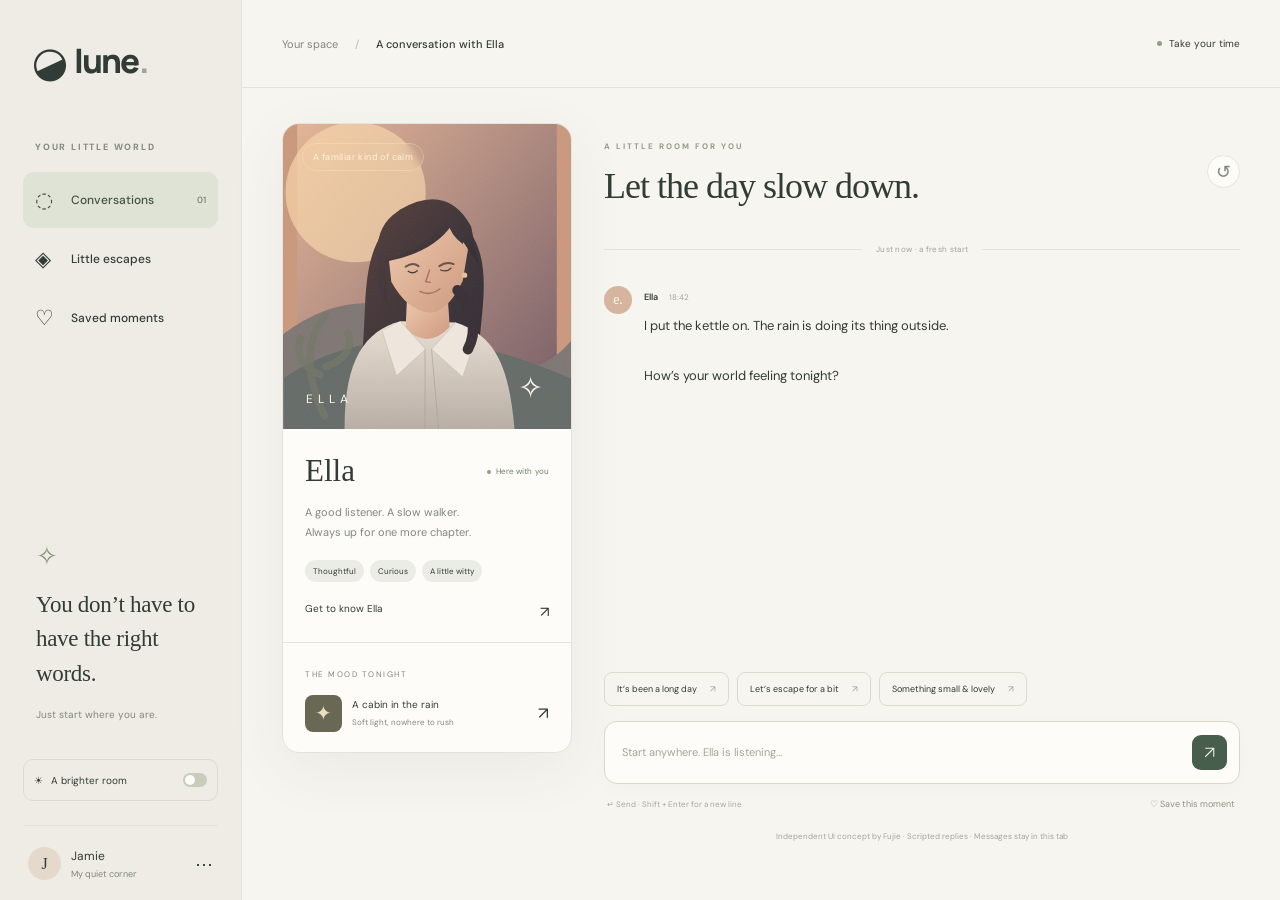
<file: index.html>
<!doctype html>
<html lang="en">
<head>
  <meta charset="utf-8"><meta name="viewport" content="width=device-width, initial-scale=1">
  <meta name="description" content="An independent, interactive companion UI concept by Beijing Fujie Technology. Scripted conversations, no backend.">
  <title>Lune — a little room for you</title>
  <link rel="stylesheet" href="style.css">
</head>
<body>
  <aside class="rail" aria-label="Main navigation">
    <a class="wordmark" href="#" aria-label="Lune home"><span class="moon">◒</span> lune<span class="brand-dot">.</span></a>
    <div class="rail-label">YOUR LITTLE WORLD</div>
    <nav>
      <button class="nav-item active" data-view="conversation"><span>◌</span> Conversations <i>01</i></button>
      <button class="nav-item" data-view="scenes"><span>◈</span> Little escapes</button>
      <button class="nav-item" data-view="moments"><span>♡</span> Saved moments</button>
    </nav>
    <div class="rail-spacer"></div>
    <div class="side-note"><span class="small-star">✧</span><p>You don’t have to<br>have the right words.</p><small>Just start where you are.</small></div>
    <button id="theme-toggle" class="theme-toggle" aria-pressed="false"><span>☀</span> A brighter room <span class="toggle"></span></button>
    <div class="owner"><span class="owner-avatar">J</span><div>Jamie<small>My quiet corner</small></div><span>⋯</span></div>
  </aside>
  <main>
    <header class="topbar"><span class="mobile-brand">◒ lune.</span><div class="breadcrumb">Your space <span>/</span> <strong id="view-label">A conversation with Ella</strong></div><span class="top-status"><b></b> Take your time</span></header>
    <nav class="mobile-nav" aria-label="Mobile navigation"><button class="active" data-view="conversation">Conversation</button><button data-view="scenes">Escapes</button><button data-view="moments">Saved</button><button id="mobile-theme" aria-label="Switch color palette" aria-pressed="false">☀</button></nav>
    <div class="workspace">
      <section class="companion-card" aria-label="Your companion Ella">
        <div class="portrait"><div class="portrait-grain"></div><span class="portrait-tag">A familiar kind of calm</span>
          <svg class="portrait-art" viewBox="0 0 400 470" role="img" aria-label="Original illustration of Ella in warm afternoon light">
            <defs><linearGradient id="sky" x2="1" y2="1"><stop stop-color="#e2b396"/><stop offset="1" stop-color="#735b65"/></linearGradient><linearGradient id="coat" x2="0" y2="1"><stop stop-color="#e8ddd1"/><stop offset="1" stop-color="#b7ada4"/></linearGradient><linearGradient id="skin" x2="1" y2="1"><stop stop-color="#efc9ad"/><stop offset="1" stop-color="#cc987e"/></linearGradient><linearGradient id="hair" x2="1" y2="1"><stop stop-color="#553f3d"/><stop offset="1" stop-color="#302f37"/></linearGradient></defs>
            <rect width="400" height="470" fill="url(#sky)"/><circle cx="90" cy="105" r="108" fill="#f9d9ac" opacity=".65"/><path d="M-40 338 Q102 220 230 328 T440 310 V470 H-40" fill="#7f7774"/><path d="M-20 391 Q157 273 428 395 V480 H-20" fill="#666c69"/>
            <path d="M166 133 C90 187 111 271 99 363 L280 357 C280 294 310 201 250 148 Z" fill="url(#hair)"/>
            <path d="M73 472 C72 364 104 319 159 304 L244 306 C308 326 327 379 335 472" fill="url(#coat)"/>
            <path d="M169 272 L167 316 Q202 348 235 313 L232 267" fill="url(#skin)"/>
            <path d="M139 188 C141 137 263 134 263 194 L255 242 Q231 291 204 291 Q169 287 145 243 Z" fill="url(#skin)"/>
            <path d="M138 212 Q108 175 158 132 Q231 90 268 158 L280 218 Q249 171 238 156 Q209 198 138 212" fill="url(#hair)"/>
            <path d="M125 215 Q117 159 155 135 Q230 105 265 163 L255 185 Q236 171 232 151 Q190 194 138 209 L138 277 Q116 255 125 215" fill="url(#hair)"/>
            <path d="M167 220 Q178 212 187 219 M219 219 Q230 211 241 216" fill="none" stroke="#69524b" stroke-width="3" stroke-linecap="round"/>
            <path d="M171 227 Q178 232 185 226 M221 225 Q231 229 237 222" fill="none" stroke="#413b3d" stroke-width="2" stroke-linecap="round"/>
            <path d="M204 225 L198 243 L205 244 M189 258 Q205 266 220 254" fill="none" stroke="#a76a60" stroke-width="2" stroke-linecap="round"/>
            <path d="M159 304 L198 347 L153 388 L131 320 M244 306 L207 347 L255 390 L278 322" fill="#eee5dc" stroke="#c8bcb0"/>
            <path d="M197 347 L197 472 M207 347 L218 472" stroke="#a89f96" fill="none"/>
            <circle cx="258" cy="233" r="4" fill="#e8c19a"/><path d="M247 256 Q285 306 263 347" fill="none" stroke="#3a3137" stroke-width="16" stroke-linecap="round"/>
            <path d="M42 450 Q-3 354 43 295 M44 374 Q90 357 78 321 M35 386 Q-6 368 5 330" fill="none" stroke="#737767" stroke-width="11" stroke-linecap="round" opacity=".75"/>
          </svg>
          <div class="portrait-bottom"><span>ELLA</span><span>✧</span></div>
        </div>
        <div class="companion-info"><div class="name-row"><h1>Ella</h1><span class="available">Here with you</span></div><p>A good listener. A slow walker.<br> Always up for one more chapter.</p><div class="tags"><span>Thoughtful</span><span>Curious</span><span>A little witty</span></div><button id="about-button" class="text-button">Get to know Ella <span>↗</span></button></div>
        <div class="scene-picker"><small>THE MOOD TONIGHT</small><button id="scene-button"><span class="scene-thumb">✦</span><span id="scene-name">A cabin in the rain<small>Soft light, nowhere to rush</small></span><span>↗</span></button></div>
      </section>
      <section class="conversation" id="conversation-panel" aria-label="Conversation">
        <div class="chat-heading"><div><span class="eyebrow">A LITTLE ROOM FOR YOU</span><h2>Let the day slow down.</h2></div><button id="reset-button" class="icon-button" aria-label="Start a fresh conversation" title="Start fresh">↺</button></div>
        <div class="date-rule"><span>Just now · a fresh start</span></div>
        <div id="messages" class="messages" role="log" aria-live="polite" aria-relevant="additions"><article class="message assistant"><span class="message-avatar">e.</span><div><small>Ella <span>18:42</span></small><p>I put the kettle on. The rain is doing its thing outside.<br><br>How’s your world feeling tonight?</p></div></article></div>
        <div class="composer-zone"><div id="suggestions" class="suggestions"><button data-prompt="It’s been a long day.">It’s been a long day <span>↗</span></button><button data-prompt="Let’s go somewhere in our imagination.">Let’s escape for a bit <span>↗</span></button><button data-prompt="Tell me something small and lovely.">Something small & lovely <span>↗</span></button></div><form id="chat-form"><label class="sr-only" for="message-input">Your message to Ella</label><textarea id="message-input" placeholder="Start anywhere. Ella is listening…" maxlength="2000" rows="1"></textarea><button type="submit" id="send-button" aria-label="Send message"><svg viewBox="0 0 24 24" aria-hidden="true"><path d="M6 18 18 6M6 6h12v12"/></svg></button></form><div class="composer-bottom"><span>↵ Send <span class="desktop-hint"> · Shift + Enter for a new line</span></span><button id="save-button">♡ Save this moment</button></div><p class="demo-note">Independent UI concept by Fujie · Scripted replies · Messages stay in this tab</p><div id="feedback" role="status"></div></div>
      </section>
      <section id="scenes-panel" class="alternative-panel" hidden><span class="eyebrow">LITTLE ESCAPES</span><h2>A change of scenery.</h2><p class="panel-intro">Same company. A different kind of evening.</p><div class="scene-grid"><button data-scene="rain" class="scene-tile rain"><span>01 / SLOW DOWN</span><div class="scene-orb"></div><h3>A cabin in the rain</h3><p>Soft light. A warm cup. No plans.</p><b>Step inside ↗</b></button><button data-scene="sea" class="scene-tile sea"><span>02 / BREATHE OUT</span><div class="scene-orb"></div><h3>The coast at dawn</h3><p>Salt air, empty sand, a new beginning.</p><b>Take a walk ↗</b></button><button data-scene="city" class="scene-tile city"><span>03 / WANDER A LITTLE</span><div class="scene-orb"></div><h3>A late-night bookstore</h3><p>A story waiting just around the corner.</p><b>Find your story ↗</b></button></div><p class="demo-note">Illustrated scenes · Independent concept, not client work</p></section>
      <section id="moments-panel" class="alternative-panel" hidden><span class="eyebrow">SAVED MOMENTS</span><h2>The little things that stay.</h2><p class="panel-intro">A few words to come back to, for as long as this tab stays open.</p><div id="saved-list"></div></section>
    </div>
  </main>
  <dialog id="about-dialog"><button id="close-dialog" class="icon-button" aria-label="Close about Ella">×</button><span class="eyebrow">MEET ELLA</span><h2>Good company.<br>No grand expectations.</h2><p>Ella is an imagined companion for this interface concept: curious about ordinary days, fond of rainy walks, and a little too enthusiastic about bookshops.</p><p class="demo-note">This is a frontend demonstration with scripted responses, not a live AI companion service.</p><button id="back-to-chat" class="primary-button">Back to our conversation ↗</button></dialog>
  <script src="app.js"></script>
</body>
</html>
</file>
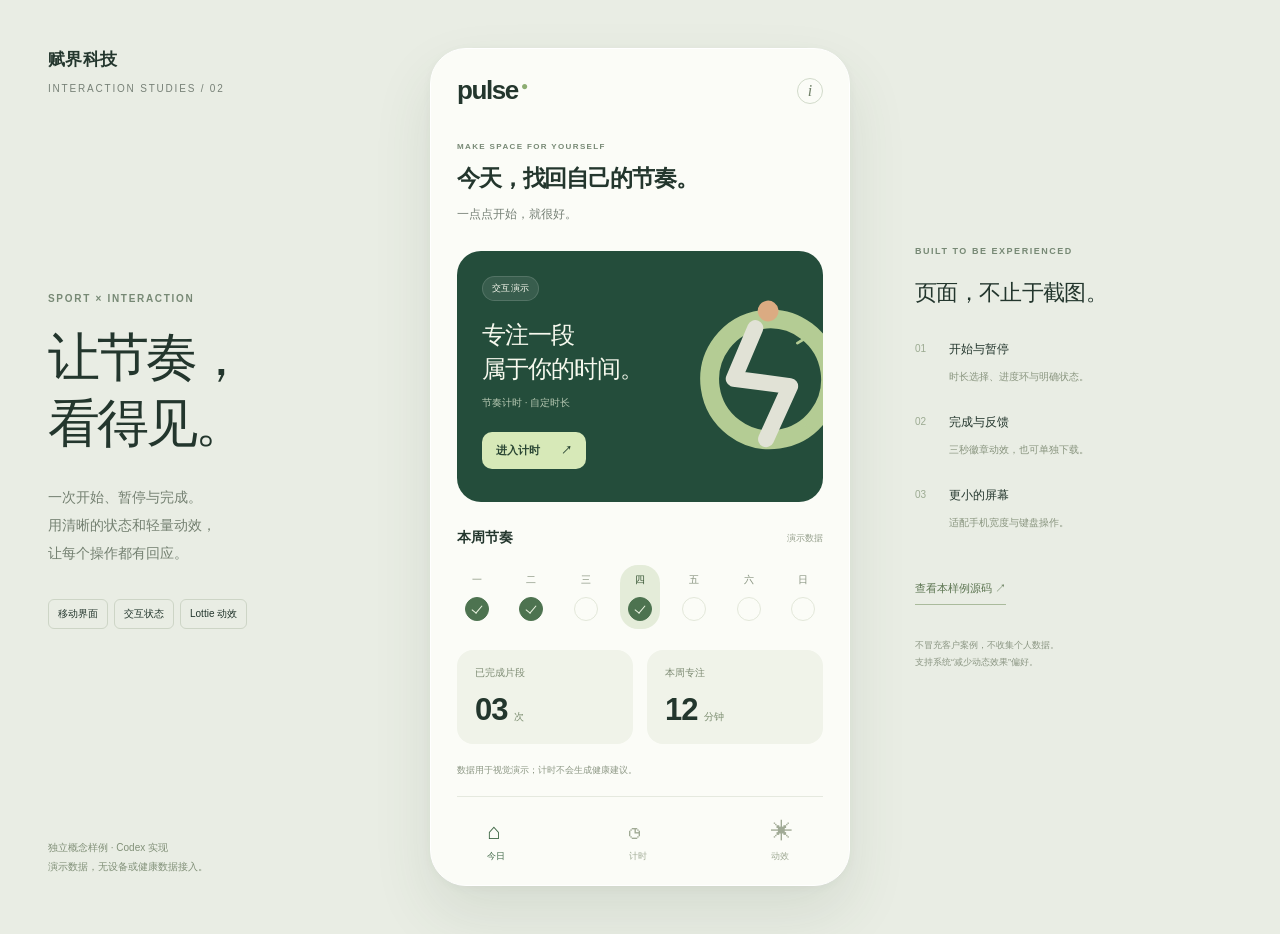
<file: pulse/index.html>
<!doctype html>
<html lang="zh-CN">
<head><meta charset="utf-8"><meta name="viewport" content="width=device-width,initial-scale=1"><title>Pulse · 运动应用交互样例</title><link rel="stylesheet" href="style.css"><script defer src="vendor/lottie-light-5.13.0.min.js"></script><script defer src="app.js"></script></head>
<body>
<div class="layout">
  <aside class="brief"><a class="brand" href="../">赋界科技 <span>INTERACTION STUDIES / 02</span></a><div class="brief-main"><p class="eyebrow">SPORT × INTERACTION</p><h1>让节奏，<br>看得见。</h1><p class="intro">一次开始、暂停与完成。<br>用清晰的状态和轻量动效，<br>让每个操作都有回应。</p><div class="tags"><span>移动界面</span><span>交互状态</span><span>Lottie 动效</span></div></div><p class="disclosure">独立概念样例 · Codex 实现<br>演示数据，无设备或健康数据接入。</p></aside>
  <main class="phone" aria-label="Pulse 运动应用概念">
    <header class="app-header"><span class="wordmark">pulse<span>●</span></span><button class="icon-button" id="info" aria-label="查看样例说明">i</button></header>
    <section id="today-view"><div class="greeting"><p class="eyebrow">MAKE SPACE FOR YOURSELF</p><h2>今天，找回自己的节奏。</h2><p>一点点开始，就很好。</p></div>
      <article class="hero-card"><div><span class="pill">交互演示</span><h3>专注一段<br>属于你的时间。</h3><p>节奏计时 · 自定时长</p><button id="open-timer" class="light-button">进入计时 <span aria-hidden="true">↗</span></button></div><svg class="hero-art" viewBox="0 0 180 220" aria-hidden="true"><circle cx="108" cy="112" r="64" fill="none" stroke="#c4da9e" stroke-width="20"/><path d="M100 56 L70 106 L128 122 L95 174" fill="none" stroke="#f6f3e7" stroke-width="17" stroke-linecap="round" stroke-linejoin="round"/><circle cx="116" cy="40" r="11" fill="#efb68a"/><path d="M139 166l7 6m-88-98l-6-7m90 11l9-4" stroke="#c4da9e" stroke-width="3" stroke-linecap="round"/></svg></article>
      <div class="section-title"><h3>本周节奏</h3><span>演示数据</span></div><div class="week" aria-label="一周演示状态"><span>一<i class="done"></i></span><span>二<i class="done"></i></span><span>三<i></i></span><span class="current">四<i class="done"></i></span><span>五<i></i></span><span>六<i></i></span><span>日<i></i></span></div>
      <div class="stat-grid"><div><p>已完成片段</p><strong id="completed-count">03<span>次</span></strong></div><div><p>本周专注</p><strong>12<span>分钟</span></strong></div></div><p class="small-note">数据用于视觉演示；计时不会生成健康建议。</p>
    </section>
    <section id="timer-view" hidden><div class="timer-title"><p class="eyebrow">ONE MOMENT AT A TIME</p><h2>只关注这一刻。</h2><p id="timer-status" aria-live="polite">选择时长，然后开始。</p></div><div class="duration" role="group" aria-label="计时时长"><button data-seconds="30" aria-pressed="true">30 秒</button><button data-seconds="45" aria-pressed="false">45 秒</button><button data-seconds="60" aria-pressed="false">60 秒</button></div><div class="timer-ring"><svg viewBox="0 0 260 260" aria-hidden="true"><circle class="ring-track" cx="130" cy="130" r="116"/><circle id="ring-progress" cx="130" cy="130" r="116"/></svg><div><span class="timer-label">专注计时</span><strong id="time">00:30</strong><span id="time-hint">准备开始</span></div></div><button id="start-pause" class="primary-button">开始计时 <span aria-hidden="true">▶</span></button><div class="secondary-actions"><button id="reset">重置</button><button id="quick">5 秒体验完整流程</button></div><p class="small-note">计时使用当前设备时间，刷新页面后复位。</p></section>
    <section id="motion-view" hidden><div class="timer-title"><p class="eyebrow">A SMALL CELEBRATION</p><h2>给完成一个回应。</h2><p>原创矢量动画 · 3 秒 · Lottie JSON</p></div><div id="animation" class="animation" aria-label="完成徽章动画"></div><p id="animation-status" class="animation-status" aria-live="polite">正在加载动画…</p><button id="replay" class="primary-button">播放完成动效</button><a class="download" href="completion.json" download="fujie-pulse-completion.json">下载 Lottie JSON ↗</a><p class="small-note">已验证 Web SVG 渲染；原生 App 接入及播放器兼容性需单独验证。</p></section>
    <nav class="bottom-nav" aria-label="样例页面"><button data-view="today" aria-current="page"><span aria-hidden="true">⌂</span>今日</button><button data-view="timer"><span aria-hidden="true">◷</span>计时</button><button data-view="motion"><span aria-hidden="true">✳</span>动效</button></nav>
  </main>
  <aside class="details"><p class="eyebrow">BUILT TO BE EXPERIENCED</p><h2>页面，不止于截图。</h2><ol><li><b>开始与暂停</b><span>时长选择、进度环与明确状态。</span></li><li><b>完成与反馈</b><span>三秒徽章动效，也可单独下载。</span></li><li><b>更小的屏幕</b><span>适配手机宽度与键盘操作。</span></li></ol><a href="https://github.com/zhanghongqian2025/fujie-companion-ui-demo/tree/main/pulse" class="source-link">查看本样例源码 ↗</a><p class="small-note">不冒充客户案例，不收集个人数据。<br>支持系统“减少动态效果”偏好。</p></aside>
</div>
<dialog id="about"><button id="close-about" class="close-button" aria-label="关闭说明">×</button><p class="eyebrow">ABOUT THIS STUDY</p><h2>一个独立交互样例。</h2><p>由赋界科技使用 Codex 新建，用于展示运动类界面的排版、状态反馈及 Lottie 动效交付。</p><p>无客户项目素材、无登录、无模型调用、无数据上传。页面内数字均为演示数据；未验证原生 App 或真实设备接入。</p><p class="small-note">UI 与动画为原创，播放器为 MIT 许可的 lottie-web 5.13.0。源码与动画可直接检查。</p></dialog>
</body></html>
</file>
<file: style.css>
@import url('https://fonts.googleapis.com/css2?family=DM+Sans:wght@400;500;600;700&family=Manrope:wght@400;500;600;700;800&display=swap');
:root{--bg:#f7f5f0;--rail:#eeece5;--card:#fdfcf8;--text:#323c36;--muted:#828780;--accent:#475e4d;--line:#e3e5dc;--soft:#ebece5;--user:#e7ecdf;--shadow:0 16px 60px #303e2910}*{box-sizing:border-box}body{margin:0;background:var(--bg);color:var(--text);font:14px 'DM Sans',sans-serif;display:flex;min-height:100vh;transition:background .4s,color .4s}button,textarea{font:inherit}button,a{-webkit-tap-highlight-color:transparent}button{cursor:pointer;color:inherit}button:focus-visible,a:focus-visible,textarea:focus-visible{outline:3px solid #93a68a;outline-offset:4px}button{border:0}button:hover{filter:brightness(.98)}button:disabled{opacity:.5;cursor:default}a{color:inherit}.rail{width:242px;flex-shrink:0;min-height:100vh;padding:38px 23px 20px;background:var(--rail);display:flex;flex-direction:column;border-right:1px solid var(--line)}.wordmark{font:800 33px 'Manrope',sans-serif;letter-spacing:-2px;text-decoration:none;display:flex;align-items:center;gap:9px;margin-left:7px}.moon{font-size:42px;font-weight:400;line-height:1;transform:rotate(-25deg)}.brand-dot{margin-left:-8px;color:#a1a68e}.rail-label{font-size:9px;font-weight:700;letter-spacing:1.8px;margin:58px 12px 16px;color:var(--muted)}.nav-item{display:flex;align-items:center;width:100%;gap:13px;background:transparent;text-align:left;padding:14px 12px;border-radius:11px;margin:3px 0;font-size:12px;font-weight:500}.nav-item>span{font-size:21px;width:23px}.nav-item i{margin-left:auto;font-style:normal;font-size:9px;opacity:.7}.nav-item.active{background:#dfe3d6;color:#43543f}.rail-spacer{flex:1;min-height:50px}.side-note{padding:35px 13px 37px}.small-star{font-size:26px;color:#8c947f}.side-note p{font:23px/1.5 Georgia,serif;letter-spacing:-.3px;margin:15px 0 13px}.side-note small{font-size:10px;color:var(--muted)}.theme-toggle{border:1px solid #dadcd1;border-radius:10px;padding:13px 10px;display:flex;align-items:center;gap:8px;background:transparent;font-size:10px}.toggle{width:24px;height:14px;background:#c7cdba;border-radius:20px;margin-left:auto;position:relative}.toggle:before{content:'';width:10px;height:10px;background:var(--card);position:absolute;left:2px;top:2px;border-radius:50%;transition:transform .3s}.owner{display:flex;align-items:center;gap:10px;border-top:1px solid var(--line);margin-top:24px;padding:21px 5px 0;font-size:12px}.owner-avatar{display:grid;place-items:center;width:33px;height:33px;border-radius:50%;background:#e5d9cb;font:16px Georgia,serif}.owner small{display:block;color:var(--muted);font-size:9px;margin-top:4px}.owner>span:last-child{margin-left:auto;font-size:18px}main{flex:1;min-width:0}.topbar{height:88px;border-bottom:1px solid var(--line);padding:0 40px;display:flex;align-items:center;justify-content:space-between;font-size:11px}.breadcrumb{color:var(--muted)}.breadcrumb span{margin:0 14px;color:#b9bdb1}.breadcrumb strong{color:var(--text);font-weight:500}.top-status{font-size:10px;display:flex;align-items:center;gap:7px}.top-status b{width:5px;height:5px;background:#919f82;border-radius:50%}.mobile-brand{display:none}.workspace{max-width:1440px;margin:auto;padding:35px 40px;display:grid;grid-template-columns:290px minmax(0,1fr);gap:32px;align-items:start}.companion-card{background:var(--card);border:1px solid var(--line);border-radius:17px;box-shadow:var(--shadow);overflow:hidden}.portrait{height:305px;position:relative;overflow:hidden;background:#c9987d}.portrait-art{width:100%;height:100%;object-fit:cover;display:block}.portrait-grain{position:absolute;inset:0;z-index:1;background-image:url("data:image/svg+xml,%3Csvg viewBox='0 0 180 180' xmlns='http://www.w3.org/2000/svg'%3E%3Cfilter id='n'%3E%3CfeTurbulence type='fractalNoise' baseFrequency='.8' numOctaves='3' stitchTiles='stitch'/%3E%3C/filter%3E%3Crect width='100%25' height='100%25' opacity='.13' filter='url(%23n)'/%3E%3C/svg%3E");pointer-events:none;mix-blend-mode:soft-light}.portrait-tag{position:absolute;top:19px;left:19px;z-index:2;color:#fff3de;font-size:9px;letter-spacing:.4px;border:1px solid #ffeacc50;padding:7px 10px;border-radius:30px;backdrop-filter:blur(5px)}.portrait-bottom{position:absolute;bottom:22px;left:23px;right:23px;display:flex;justify-content:space-between;align-items:end;z-index:2;color:#fff9ed;font-size:12px;letter-spacing:5px}.portrait-bottom span:last-child{font-size:30px}.companion-info{padding:24px 22px 20px}.name-row{display:flex;align-items:center;justify-content:space-between}h1{font:31px Georgia,serif;margin:0}.available{font-size:8px;letter-spacing:.1px;color:#6f8169}.available:before{content:'';display:inline-block;width:4px;height:4px;background:#8f9e7e;border-radius:50%;margin-right:5px}.companion-info p{font-size:11px;line-height:1.8;color:var(--muted);margin:14px 0 17px}.tags{display:flex;gap:6px;flex-wrap:wrap}.tags span{background:var(--soft);font-size:8px;border-radius:20px;padding:6px 8px}.text-button{font-size:10px;background:transparent;padding:20px 0 0;display:flex;justify-content:space-between;width:100%}.text-button span{font-size:15px}.scene-picker{border-top:1px solid var(--line);padding:20px 22px}.scene-picker>small{font-size:8px;letter-spacing:1.5px;color:var(--muted)}.scene-picker button{background:none;display:flex;align-items:center;gap:10px;width:100%;padding:14px 0 0;text-align:left;font-size:10px}.scene-picker button>span:last-child{margin-left:auto;font-size:17px}.scene-thumb{background:#686854;border-radius:8px;color:#ebdebd;font-size:20px;width:37px;height:37px;display:grid;place-items:center}.scene-picker small:not(:first-child){display:block;font-size:8px;color:var(--muted);margin-top:5px;line-height:1.5}.conversation{display:flex;flex-direction:column;min-width:0;min-height:692px;height:calc(100vh - 158px);max-height:920px}.chat-heading{display:flex;justify-content:space-between;align-items:center;padding:12px 0 22px}.eyebrow{font-size:8px;font-weight:700;letter-spacing:2px;color:#939b89}h2{font:36px/1.2 Georgia,serif;letter-spacing:-1px;margin:12px 0 0}.icon-button{background:var(--card);border:1px solid var(--line);width:33px;height:33px;border-radius:50%;font-size:18px;color:var(--muted)}.date-rule{display:flex;align-items:center;gap:14px;justify-content:center;margin:14px 0 32px;color:#a1a597;font-size:8px;letter-spacing:.3px}.date-rule:before,.date-rule:after{content:'';height:1px;flex:1;background:var(--line)}.messages{flex:1;overflow-y:auto;overscroll-behavior:contain;scroll-behavior:smooth;padding:0 5px 18px 0;min-height:200px;scrollbar-width:thin;scrollbar-color:#cbd0bf transparent}.message{display:flex;align-items:flex-start;gap:12px;margin-bottom:25px;animation:enter .35s ease both}.message-avatar{border-radius:50%;width:28px;height:28px;display:grid;place-items:center;flex-shrink:0;background:#d5b59e;color:#fff8ed;font:14px Georgia,serif}.message>div{max-width:85%;min-width:0}.message small{font-size:9px;font-weight:600}.message small span{font-size:8px;margin-left:9px;font-weight:400;color:#a1a597}.message p{margin:10px 0 0;font-size:13px;line-height:1.9;white-space:pre-wrap;overflow-wrap:anywhere}.message.user{flex-direction:row-reverse;margin:20px 0}.message.user>div{background:var(--user);padding:14px 18px;border-radius:16px 4px 16px 16px}.message.user p{margin:0;font-size:12px}.message.user .message-avatar{background:#ddd7ca;color:#786d5f}.message.typing p{color:var(--muted);letter-spacing:3px}.suggestions{display:flex;gap:8px;flex-wrap:wrap;margin:15px 0}.suggestions button{background:transparent;border:1px solid #d9ddce;padding:10px 12px;border-radius:8px;font-size:9px;display:flex;gap:13px;align-items:center}.suggestions button:hover{background:var(--soft)}.suggestions button span{color:#99a18c}form{display:flex;align-items:flex-end;border:1px solid #d5dacb;background:var(--card);border-radius:13px;padding:13px 12px 13px 17px;box-shadow:0 5px 20px #39472805}form:focus-within{border-color:#8f9e80;box-shadow:0 0 0 3px #9ba58c12}textarea{background:none;border:0;resize:none;flex:1;min-width:0;line-height:1.6;min-height:34px;max-height:140px;padding:8px 4px 0 0;color:var(--text);outline:none!important;font-size:11px}textarea::placeholder{color:#a2a799}#send-button{background:var(--accent);height:35px;width:35px;border-radius:9px;display:grid;place-items:center;flex-shrink:0;margin-left:10px}#send-button svg{width:17px;fill:none;stroke:#f1f2df;stroke-width:1.5}.composer-bottom{display:flex;justify-content:space-between;align-items:center;margin:12px 3px;color:#a5aa9d;font-size:8px}.composer-bottom button{background:none;color:#8b9580;font-size:9px;padding:2px}.demo-note{font-size:8px;line-height:1.8;color:#a0a699;margin:17px 0 0}.composer-zone .demo-note{text-align:center}#feedback{font-size:10px;color:#6f8169;min-height:16px;text-align:center;margin-top:6px}.alternative-panel{padding:12px 0;min-height:692px}.alternative-panel[hidden]{display:none}.conversation[hidden]{display:none}.panel-intro{color:var(--muted);font-size:12px;line-height:1.8;margin:18px 0 30px}.scene-grid{display:grid;gap:16px}.scene-tile{padding:25px;border-radius:14px;text-align:left;overflow:hidden;position:relative;min-height:164px;color:#f7f3e7;isolation:isolate}.scene-tile span{font-size:8px;letter-spacing:2px;opacity:.8}.scene-tile h3{font:25px Georgia,serif;margin:17px 0 9px;position:relative}.scene-tile p{font-size:10px;position:relative;opacity:.8}.scene-tile b{font-size:9px;font-weight:400;position:absolute;right:25px;bottom:22px}.rain{background:linear-gradient(130deg,#504d40,#899078)}.sea{background:linear-gradient(130deg,#567478,#bec1a2)}.city{background:linear-gradient(130deg,#665468,#aa7e71)}.scene-orb{position:absolute;width:180px;height:180px;right:7%;top:30px;border-radius:50%;background:linear-gradient(145deg,#f3d4a560,#fff0);box-shadow:0 0 0 25px #ffffff05,0 0 0 60px #ffffff04;z-index:-1}.saved-card{background:var(--card);padding:25px;border:1px solid var(--line);border-radius:15px;margin:15px 0;overflow-wrap:anywhere}.saved-card small{font-size:8px;letter-spacing:1.5px;color:var(--muted)}.saved-card p{font:20px/1.7 Georgia,serif;white-space:pre-wrap}.empty-moments{padding:70px 25px;border:1px dashed #ced4c3;border-radius:15px;text-align:center;color:var(--muted)}.empty-moments span{font-size:40px}.empty-moments p{font-size:11px;line-height:1.9}dialog{width:min(500px,calc(100% - 36px));background:var(--card);color:var(--text);border:1px solid var(--line);border-radius:20px;padding:42px;box-shadow:0 24px 100px #252f2840}dialog::backdrop{background:#24332c50;backdrop-filter:blur(6px)}dialog .icon-button{position:absolute;right:17px;top:17px}dialog h2{font-size:34px}dialog p:not(.demo-note){font-size:12px;line-height:1.9;color:var(--muted);margin:25px 0}.primary-button{background:var(--accent);color:#f9f8ef;padding:13px 20px;border-radius:9px;font-size:11px;margin-top:25px}.sr-only{position:absolute;width:1px;height:1px;padding:0;margin:-1px;overflow:hidden;clip:rect(0,0,0,0);white-space:nowrap;border:0}.bright{--bg:#faf3ed;--rail:#f1e6da;--card:#fffbf7;--text:#50423a;--muted:#a18e82;--accent:#886552;--line:#e7dace;--soft:#f0e4d8;--user:#f2e3d3}.bright .nav-item.active{background:#e8d8c6;color:#745948}.bright .toggle:before{transform:translateX(10px)}.bright .portrait-art{filter:saturate(1.12) brightness(1.08)}.bright .eyebrow{color:#a48a76}.bright .available{color:#967b60}@keyframes enter{from{opacity:0;transform:translateY(8px)}to{opacity:1;transform:translateY(0)}}
@media(min-width:1600px){.workspace{padding-top:50px;gap:65px;grid-template-columns:335px minmax(0,1fr)}.portrait{height:365px}.conversation{min-height:755px}.topbar{padding:0 60px}h2{font-size:42px}.message p{font-size:15px}.suggestions button{font-size:11px}}
@media(max-width:1150px){.rail{width:194px;padding:30px 15px 20px}.workspace{padding:28px 26px;grid-template-columns:248px minmax(0,1fr);gap:24px}.topbar{padding:0 26px}.portrait{height:267px}.companion-info{padding:21px 18px}.name-row{display:block}.available{display:block;margin-top:9px}.scene-picker{padding:18px}h2{font-size:29px}.nav-item{font-size:10px;gap:7px}.side-note p{font-size:21px}.suggestions button{font-size:8px;padding:9px}}
@media(max-width:900px){.rail{width:76px;padding:32px 13px}.wordmark{font-size:0;margin:0;justify-content:center}.wordmark .moon{font-size:36px}.brand-dot,.rail-label,.side-note,.theme-toggle,.owner{display:none}.nav-item{font-size:0;justify-content:center;padding:12px;margin-top:20px}.nav-item>span{font-size:24px}.nav-item i{display:none}.rail-spacer{min-height:0}.workspace{grid-template-columns:230px minmax(0,1fr);gap:24px;padding:26px}.portrait{height:245px}.topbar{height:72px}.conversation{height:calc(100vh - 124px);min-height:650px}h2{font-size:27px}.suggestions{gap:6px}.suggestions button{padding:9px 7px}.suggestions button span{display:none}.companion-info p{font-size:10px}.message>div{max-width:91%}}
@media(max-width:690px){body{display:block}.rail{display:none}.topbar{height:62px;padding:0 20px}.mobile-brand{display:block;font:700 25px 'Manrope',sans-serif;letter-spacing:-1px}.breadcrumb{display:none}.workspace{display:flex;flex-direction:column;padding:20px 16px 0;gap:20px}.companion-card{display:flex;width:100%;border-radius:13px;min-height:108px;flex-shrink:0}.portrait{height:108px;width:90px;flex-shrink:0}.portrait-tag,.portrait-bottom,.scene-picker,.tags,.text-button{display:none}.portrait-art{object-fit:cover}.companion-info{padding:13px 16px;width:100%}.name-row{display:flex}h1{font-size:24px}.available{margin:0;font-size:8px}.companion-info p{margin:8px 0 0;font-size:10px;line-height:1.6}.companion-info p br{display:none}.conversation{width:100%;height:calc(100dvh - 212px);min-height:540px;max-height:none}.chat-heading{padding:4px 3px 16px}.eyebrow{font-size:7px}h2{font-size:29px;margin-top:9px}.date-rule{margin:2px 0 20px}.messages{padding:0 3px 10px;min-height:140px}.message p{font-size:12px;line-height:1.8}.message{gap:9px;margin-bottom:18px}.message.user>div{padding:10px 14px}.suggestions{display:flex;overflow-x:auto;flex-wrap:nowrap;margin:9px 0 12px;padding-bottom:2px}.suggestions button{white-space:nowrap;font-size:8px;padding:9px}.composer-zone{padding-bottom:env(safe-area-inset-bottom)}textarea{font-size:12px}.desktop-hint{display:none}.composer-bottom{margin:10px 2px}.demo-note{font-size:7px;margin-top:10px}.alternative-panel{width:100%;min-height:400px;padding-bottom:30px}.scene-tile{min-height:175px}dialog{padding:35px 27px}dialog h2{font-size:30px}.portrait-art{width:115px;max-width:none;margin-left:-12px}}
.scene-picker button small{display:block;font-size:8px;color:var(--muted);margin-top:5px;line-height:1.5}.mobile-nav{display:none}.suggestions[hidden]{display:none}.suggestions{scrollbar-width:none}.suggestions::-webkit-scrollbar{display:none}
@media(max-width:690px){.mobile-nav{display:flex;gap:6px;padding:12px 16px 0}.mobile-nav button{background:transparent;font-size:11px;padding:10px 12px;border-radius:8px;min-height:40px}.mobile-nav .active{background:var(--soft)}.mobile-nav #mobile-theme{margin-left:auto;font-size:18px}.workspace{padding-top:15px;gap:18px}.conversation{height:calc(100dvh - 274px);min-height:410px}.suggestions button{font-size:10px;min-height:36px}.composer-bottom button{font-size:10px;min-height:30px}.top-status{font-size:11px}.message p{font-size:13px}.companion-info p{font-size:11px}}
@media(prefers-reduced-motion:reduce){*,*:before,*:after{animation:none!important;transition:none!important;scroll-behavior:auto!important}}
</file>
<file: pulse/style.css>
:root{--ink:#23362d;--green:#244d3b;--lime:#d8e9bb;--paper:#fbfcf7;--muted:#778177;--line:#e5e9df;font-family:Inter,"Segoe UI","PingFang SC","Microsoft YaHei",sans-serif;color:var(--ink);background:#e9ede4}*{box-sizing:border-box}body{margin:0}button,a{-webkit-tap-highlight-color:transparent}button{font:inherit;cursor:pointer}button:focus-visible,a:focus-visible{outline:3px solid #e49b5b;outline-offset:4px}button:disabled{cursor:default;opacity:.55}[hidden]{display:none!important}.layout{max-width:1420px;min-height:100vh;margin:auto;display:grid;grid-template-columns:1fr 420px 1fr;align-items:center;gap:65px;padding:48px}.brief{align-self:stretch;display:flex;flex-direction:column}.brand{text-decoration:none;color:var(--ink);font-weight:650;letter-spacing:.02em;font-size:17px}.brand span{display:block;font-size:10px;letter-spacing:.18em;margin-top:12px;font-weight:400;color:var(--muted)}.brief-main{margin:auto 0;padding:70px 0}.eyebrow{font-size:10px;font-weight:600;letter-spacing:.17em;color:#778975;margin:0 0 20px}.brief h1{font-size:clamp(40px,4.1vw,64px);font-weight:500;letter-spacing:-.06em;line-height:1.25;margin:0 0 28px}.intro{font-size:14px;line-height:2;color:#748071}.tags{display:flex;gap:6px;flex-wrap:wrap;margin-top:32px}.tags span{font-size:10px;border:1px solid #cdd5c6;padding:7px 9px;border-radius:6px}.disclosure{font-size:10px;line-height:1.9;color:#819078}.phone{background:var(--paper);border-radius:36px;box-shadow:0 28px 60px #3b56341c,0 2px 10px #3b56340a;overflow:hidden;width:420px;padding:26px 26px 0;min-height:760px;display:flex;flex-direction:column;border:1px solid #fff}.app-header{display:flex;align-items:center;justify-content:space-between;margin-bottom:36px}.wordmark{font-size:26px;font-weight:750;letter-spacing:-1.4px}.wordmark span{color:#8cad72;font-size:12px;vertical-align:top;margin:4px 0 0 3px;display:inline-block}.icon-button{background:transparent;border:1px solid #d1daca;border-radius:50%;width:26px;height:26px;color:#718169;font-family:Georgia,serif;font-style:italic}.greeting .eyebrow{font-size:8px;margin-bottom:12px}.greeting h2,.timer-title h2{font-size:23px;font-weight:600;letter-spacing:-.05em;margin:0 0 12px}.greeting>p:last-child,.timer-title>p:last-child{font-size:12px;color:var(--muted);margin:0}.hero-card{position:relative;margin-top:28px;background:var(--green);border-radius:24px;color:#f7f9ee;padding:25px;min-height:251px;overflow:hidden}.hero-card>div{position:relative;z-index:1}.pill{display:inline-block;font-size:9px;letter-spacing:.03em;background:#ffffff18;border:1px solid #ffffff22;border-radius:20px;padding:5px 9px}.hero-card h3{font-size:24px;font-weight:500;letter-spacing:-.04em;line-height:1.4;margin:17px 0 11px}.hero-card p{font-size:10px;color:#b6c8b2;margin-bottom:22px}.light-button{background:#d7e9b8;border:0;border-radius:10px;padding:11px 14px;color:#294533;font-size:11px;font-weight:600}.light-button span{margin-left:18px}.hero-art{position:absolute;right:-15px;bottom:18px;width:170px;opacity:.9;transform:rotate(-8deg)}.section-title{display:flex;align-items:center;justify-content:space-between;margin-top:27px}.section-title h3{font-size:14px;font-weight:600;margin:0}.section-title>span{font-size:9px;color:#96a08d}.week{display:flex;justify-content:space-between;margin:18px 0 21px;gap:4px}.week>span{font-size:10px;display:flex;flex-direction:column;align-items:center;gap:10px;padding:8px;border-radius:18px;min-width:34px;color:#85917d}.week .current{background:#e4ecd9;color:#345331}.week i{display:block;width:24px;height:24px;border:1px solid #e3e8da;border-radius:50%;position:relative}.week .done{background:#4d7350;border-color:#4d7350}.week .done:after{content:"";position:absolute;left:8px;top:5px;width:5px;height:9px;border:solid #eef6e4;border-width:0 1.5px 1.5px 0;transform:rotate(40deg)}.stat-grid{display:grid;grid-template-columns:1fr 1fr;gap:14px}.stat-grid>div{padding:16px 18px;background:#f0f3e9;border-radius:16px}.stat-grid p{font-size:10px;color:#7d8b73;margin:0 0 12px}.stat-grid strong{font-size:31px;font-weight:550;letter-spacing:-1px}.stat-grid strong span{font-size:10px;letter-spacing:0;font-weight:400;margin-left:7px;color:#7b8d70}.small-note{font-size:9px;color:#8b9683;line-height:1.8;margin:18px 0}.bottom-nav{display:flex;margin-top:auto;padding:20px 14px 18px;justify-content:space-between;border-top:1px solid var(--line)}.bottom-nav button{background:transparent;border:0;color:#a0aa95;display:flex;flex-direction:column;gap:7px;font-size:9px;padding:4px 16px}.bottom-nav span{font-size:22px;line-height:1}.bottom-nav [aria-current]{color:#3a6442}.timer-title{text-align:center;margin:12px 0 24px}.timer-title .eyebrow{font-size:8px;margin-bottom:13px}.duration{display:flex;justify-content:center;gap:8px}.duration button{border:1px solid #e1e7d7;background:#f9faf6;border-radius:10px;font-size:11px;color:#829374;padding:10px 19px}.duration [aria-pressed=true]{background:#e3edd5;border-color:#b5ca9c;color:#345331}.timer-ring{position:relative;width:270px;height:270px;margin:25px auto 22px}.timer-ring svg{width:100%;height:100%;transform:rotate(-90deg)}.timer-ring circle{fill:none;stroke-width:7;stroke-linecap:round}.ring-track{stroke:#e6ecdd}#ring-progress{stroke:#56794d;stroke-dasharray:728.849;stroke-dashoffset:0;transition:stroke-dashoffset .2s linear}.timer-ring>div{position:absolute;inset:0;display:flex;align-items:center;justify-content:center;flex-direction:column}.timer-label{font-size:10px;color:#8a997d}.timer-ring strong{font-size:57px;font-weight:500;font-variant-numeric:tabular-nums;letter-spacing:-3px;margin:14px 0 8px}#time-hint{font-size:10px;color:#7c9270}.primary-button{display:block;width:100%;background:#345b41;color:#fff;border:0;padding:16px;border-radius:14px;font-size:13px}.primary-button span{float:right;color:#c0d8ad}.secondary-actions{display:flex;justify-content:space-between;margin-top:15px}.secondary-actions button{border:0;background:transparent;font-size:10px;color:#708767;padding:10px 2px}.animation{width:280px;height:280px;margin:30px auto 12px}.animation-status{text-align:center;font-size:10px;min-height:18px;color:#6f8863;margin-bottom:25px}.download{display:block;text-align:center;font-size:11px;color:#56734b;padding:18px;text-decoration:underline;text-underline-offset:4px}.details h2{font-size:22px;font-weight:500;letter-spacing:-.03em;line-height:1.5;margin-bottom:32px}.details .eyebrow{font-size:9px}.details ol{padding:0;list-style:none;counter-reset:point}.details li{counter-increment:point;padding:0 0 28px 34px;position:relative}.details li:before{content:"0" counter(point);position:absolute;left:0;top:2px;font-size:10px;color:#9cab92}.details b{display:block;font-size:12px;font-weight:500;margin-bottom:8px}.details li span{font-size:10px;color:#89957f;line-height:1.8}.source-link{display:inline-block;font-size:11px;color:#5c7551;border-bottom:1px solid #aabb9c;padding-bottom:8px;text-decoration:none;margin-top:5px}.details>.small-note{margin-top:32px}dialog{border:0;border-radius:22px;max-width:460px;width:calc(100% - 40px);padding:34px;background:#fafcf6;color:var(--ink);box-shadow:0 20px 70px #102b3430}dialog::backdrop{background:#17352970;backdrop-filter:blur(4px)}dialog h2{font-size:21px;font-weight:550}dialog p{font-size:12px;line-height:1.9;color:#778770}.close-button{position:absolute;right:16px;top:12px;background:none;border:0;font-size:25px;color:#87987a}@media(max-width:1200px){.layout{gap:32px;padding:36px;grid-template-columns:1fr 400px}.phone{width:400px}.details{display:none}.brief h1{font-size:52px}}@media(max-width:700px){body{background:var(--paper)}.layout{display:block;padding:0;min-height:100svh}.brief,.details{display:none}.phone{width:100%;max-width:460px;margin:auto;border:0;border-radius:0;box-shadow:none;min-height:100svh;padding:24px 24px 0}.app-header{margin-bottom:30px}.greeting h2{font-size:22px}.hero-card{margin-top:24px}.bottom-nav{padding-bottom:max(18px,env(safe-area-inset-bottom));margin-top:20px}.phone>section{flex:1}.hero-art{right:-7px}.timer-ring{width:min(270px,100%);height:auto;aspect-ratio:1}.animation{width:min(280px,100%);height:auto;aspect-ratio:1}}@media(prefers-reduced-motion:reduce){*{transition:none!important;scroll-behavior:auto!important}}
</file>
